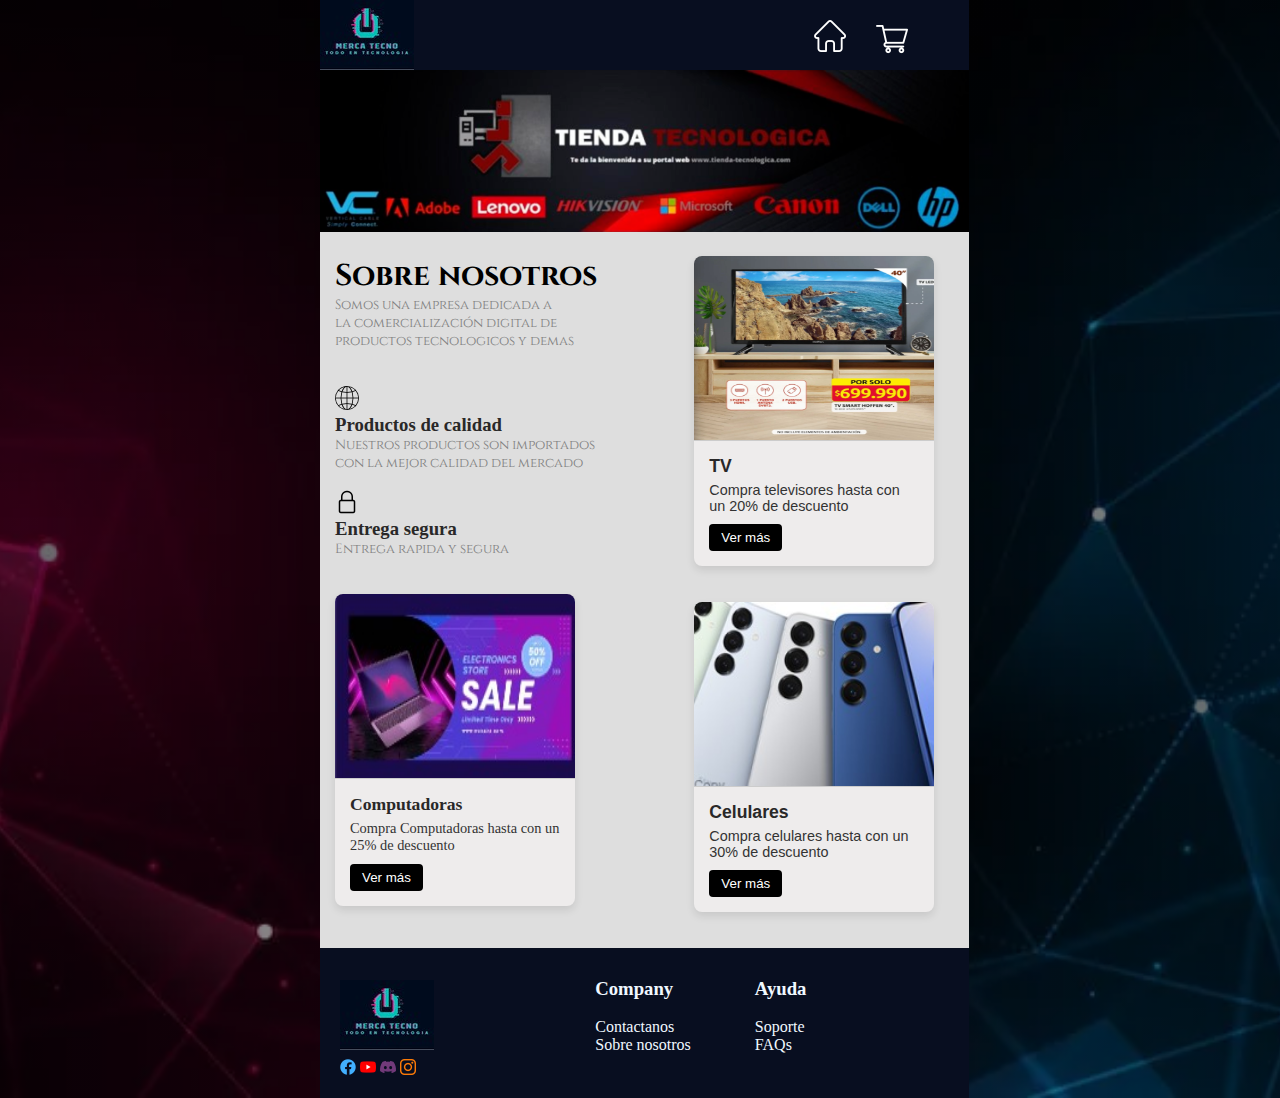
<file: html/index.html>
<!DOCTYPE html>
<html lang="en">
<head>
    <meta charset="UTF-8">
    <meta name="viewport" content="width=device-width, initial-scale=1.0">
    <link rel="stylesheet" href="../styles/Styles1.css">
    <link rel="preconnect" href="https://fonts.googleapis.com">
    <link rel="preconnect" href="https://fonts.gstatic.com" crossorigin>
    <link href="https://fonts.googleapis.com/css2?family=Cinzel:wght@400..900&display=swap" rel="stylesheet">
    <title>Merca Tecno</title>
</head>
<body>
    <div class="cont-gen">
    <div class="header">
        <div class="logo"><img src="../img/result_logotipo.jpeg"></div>
        <a href="../html/productos.html"></a>
        <div class="home"><img src="../img/casa.png"></div>
        <div class="carrito"><img src="../img/carrito-de-compras.png" alt=""></div>
    </div>
    <div class="coso"><img src="../img/slider.png" alt=""></div>
    <div class="cont-gen2">
        <div class="contenido1">
            <h1 class="titulo1">Sobre nosotros</h1>
            <p class="texto1">Somos una empresa dedicada a <br> la comercialización digital de <br> productos tecnologicos y demas</p>
            <br><br>
            <img src="../img/globo.png" alt="">
            <h3>Productos de calidad</h3>
            <p class="texto1">Nuestros productos son importados <br> con la mejor calidad del mercado</p>
            <br>
            <img src="../img/candado.png" alt="">
            <h3>Entrega segura</h3>
            <p class="texto1">Entrega rapida y segura</p>
            <br><br>
            <div class="producto-card">
                <div class="producto-imagen">
                    <img src="../img/Computadora.png" alt="Televisor Smart TV">  
                </div>
                <div class="producto-info">
                    <h3>Computadoras</h3>
                    <p>Compra Computadoras hasta con un 25% de descuento</p>
                    <button>Ver más</button>
                </div>
            </div>
        </div>
        <div class="contenido2">
            <div class="producto-card">
                <div class="producto-imagen">
                    <img src="../img/televisor1.jpeg" alt="Televisor Smart TV">  
                </div>

                <div class="producto-info">
                    <h3>TV</h3>
                    <p>Compra televisores hasta con un 20% de descuento</p>
                    <button>Ver más</button>
                </div>
            </div>
            <br><br>
            <div class="producto-card">
                <div class="producto-imagen">
                    <img src="../img/celular1.png" alt="Televisor Smart TV">  
                </div>

                <div class="producto-info">
                    <h3>Celulares</h3>
                    <p>Compra celulares hasta con un 30% de descuento</p>
                    <button>Ver más</button>
                </div>
        </div>
        <br><br>
    </div>
     
    </div>
    <div class="pie-pag">
        <img src="../img/result_logotipo.jpeg" alt="">
        <div class="footertext1">
            <h3> Company </h3>
            <br>
            <p>Contactanos</p>
            <p>Sobre nosotros</p>
        </div>
        <div class="footertext">
            <h3> Ayuda </h3>
            <br>
            <p>Soporte</p>
            <p>FAQs</p>
        </div>
        <div class="redes">
            <img src="../img/facebook.png" alt="">
            <img src="../img/youtube.png" alt="">
            <img src="../img/discord.png" alt="">
            <img src="../img/logotipo-de-instagram.png" alt="">
        </div>
    </div>
</body>
</html>
</file>
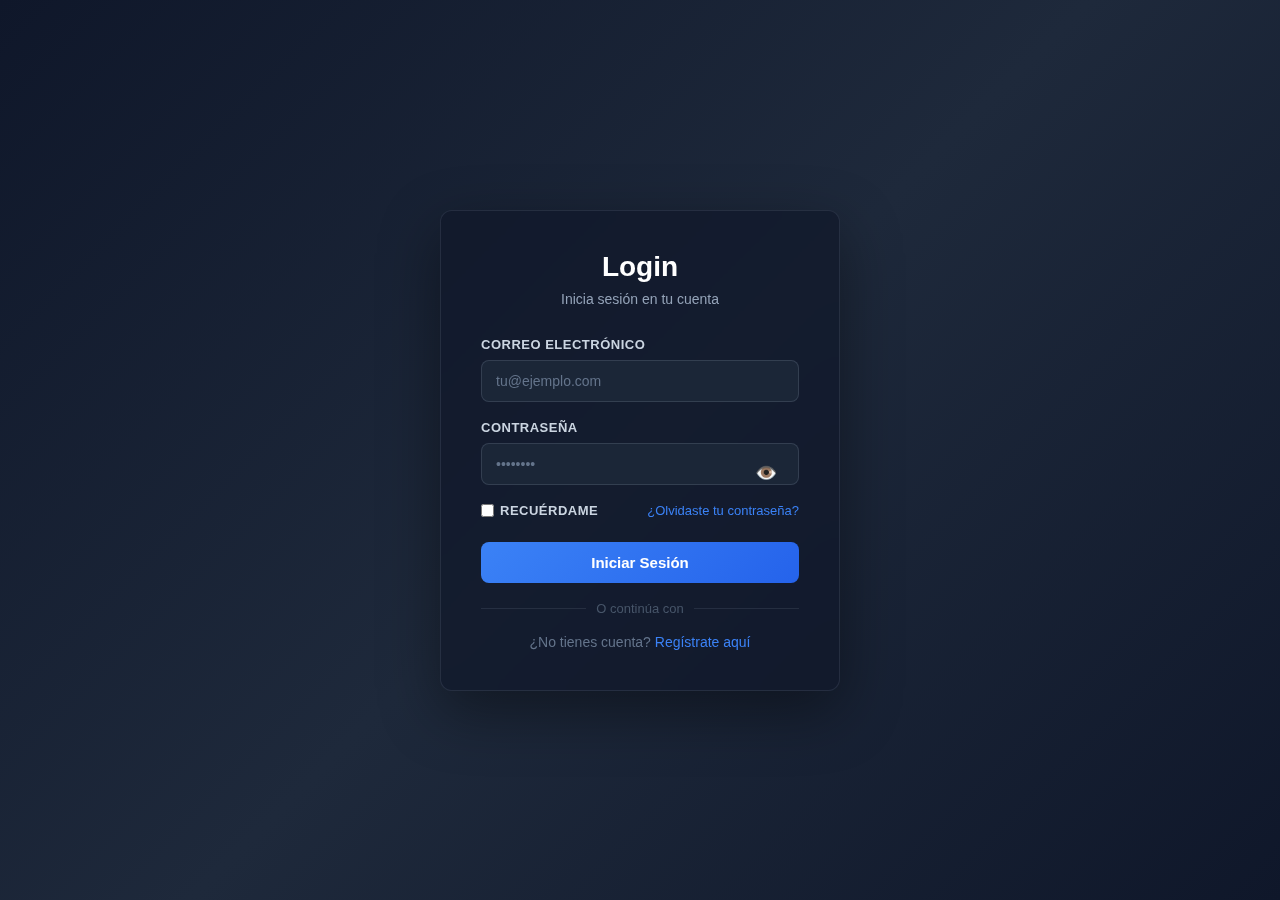
<file: html/login.html>
<!DOCTYPE html>
<html lang="es">
<head>
    <meta charset="UTF-8">
    <meta name="viewport" content="width=device-width, initial-scale=1.0">
    <link rel="stylesheet" href="../styles/login.css">
    <title>Iniciar Sesión - TechStore</title>
</head>

<body>
    <div class="container">
        <div class="card">
            <div class="header">
                <h1 class="logo">Login</h1>
                <p class="subtitle">Inicia sesión en tu cuenta</p>
            </div>

            <div class="error" id="errorMsg"></div>
            <div class="success" id="successMsg"></div>

            <form id="loginForm" onsubmit="handleSubmit(event)">
                <div class="form-group">
                    <label for="email">Correo Electrónico</label>
                    <input type="email" id="email" name="email" placeholder="tu@ejemplo.com" required>
                </div>

                <div class="form-group password-group">
                    <label for="contraseña">Contraseña</label>
                    <input type="password" id="contraseña" name="contraseña" placeholder="••••••••" required>
                    <button type="button" class="toggle-password" onclick="togglePassword('contraseña')">👁️</button>
                </div>

                <div class="remember-forgot">
                    <div class="remember">
                        <input type="checkbox" id="recuerdame" name="recuerdame">
                        <label for="recuerdame" style="margin: 0;">Recuérdame</label>
                    </div>
                    <a href="#" class="forgot-password">¿Olvidaste tu contraseña?</a>
                </div>

                <button type="submit" class="submit-btn">Iniciar Sesión</button>

                <div class="divider">
                    <span>O continúa con</span>
                </div>

                <div class="footer-text">
                    ¿No tienes cuenta? <a href="../html/Registro.html">Regístrate aquí</a>
                </div>
            </form>
        </div>
    </div>

    <script>
        function togglePassword(fieldId) {
            const field = document.getElementById(fieldId);
            const isPassword = field.type === 'password';
            field.type = isPassword ? 'text' : 'password';
        }

        function handleSubmit(event) {
            event.preventDefault();
            
            const email = document.getElementById('email').value.trim();
            const contraseña = document.getElementById('contraseña').value;
            
            const errorMsg = document.getElementById('errorMsg');
            const successMsg = document.getElementById('successMsg');
            
            errorMsg.style.display = 'none';
            successMsg.style.display = 'none';
            
            if (!email.match(/^[^\s@]+@[^\s@]+\.[^\s@]+$/)) {
                showError('Por favor ingresa un correo válido');
                return;
            }
            
            if (contraseña.length < 8) {
                showError('La contraseña debe tener al menos 8 caracteres');
                return;
            }
            
            showSuccess('Sesión iniciada correctamente. ¡Bienvenido a TechStore!');
            document.getElementById('loginForm').reset();
        }

        function showError(message) {
            const errorMsg = document.getElementById('errorMsg');
            errorMsg.textContent = message;
            errorMsg.style.display = 'block';
        }

        function showSuccess(message) {
            const successMsg = document.getElementById('successMsg');
            successMsg.textContent = message;
            successMsg.style.display = 'block';
        }

        function socialLogin(platform) {
            alert(`Integración con ${platform} - pendiente de implementar`);
        }
    </script>
</body>
</html>
</file>
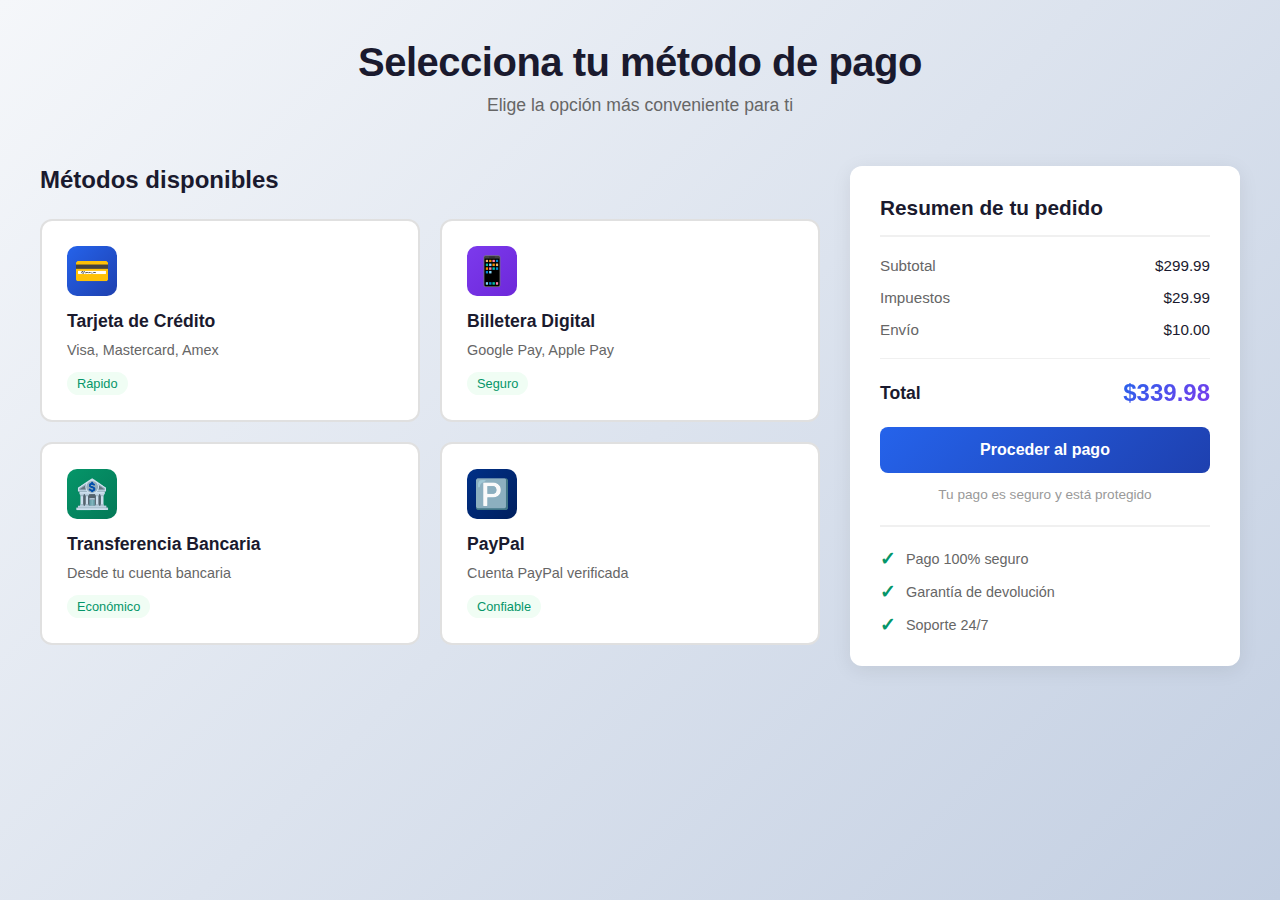
<file: html/Metodos_pago.html>
<!DOCTYPE html>
<html lang="es">
<head>
    <meta charset="UTF-8">
    <meta name="viewport" content="width=device-width, initial-scale=1.0">
    <link rel="stylesheet" href="../styles/styles.css">
    <title>Métodos de Pago - Tienda Online</title>
</head>

<body>
    <div class="container">
        <div class="header">
            <h1>Selecciona tu método de pago</h1>
            <p>Elige la opción más conveniente para ti</p>
        </div>

        <div class="main-content">
            
            <section class="payment-section">
                <h2>Métodos disponibles</h2>
                <div class="payment-methods">
                   
                    <label class="payment-card tarjeta">
                        <input type="radio" name="payment-method" value="tarjeta">
                        <div class="payment-icon">💳</div>
                        <div class="payment-name">Tarjeta de Crédito</div>
                        <div class="payment-desc">Visa, Mastercard, Amex</div>
                        <span class="payment-badge">Rápido</span>
                    </label>

                    
                    <label class="payment-card billetera">
                        <input type="radio" name="payment-method" value="billetera">
                        <div class="payment-icon">📱</div>
                        <div class="payment-name">Billetera Digital</div>
                        <div class="payment-desc">Google Pay, Apple Pay</div>
                        <span class="payment-badge">Seguro</span>
                    </label>

                    
                    <label class="payment-card transferencia">
                        <input type="radio" name="payment-method" value="transferencia">
                        <div class="payment-icon">🏦</div>
                        <div class="payment-name">Transferencia Bancaria</div>
                        <div class="payment-desc">Desde tu cuenta bancaria</div>
                        <span class="payment-badge">Económico</span>
                    </label>

                    <label class="payment-card paypal">
                        <input type="radio" name="payment-method" value="paypal">
                        <div class="payment-icon">🅿️</div>
                        <div class="payment-name">PayPal</div>
                        <div class="payment-desc">Cuenta PayPal verificada</div>
                        <span class="payment-badge">Confiable</span>
                    </label>
                </div>
            </section>
            
            <aside class="summary-section">
                <h3>Resumen de tu pedido</h3>
                
                <div class="summary-item">
                    <span class="summary-label">Subtotal</span>
                    <span class="summary-value">$299.99</span>
                </div>
                <div class="summary-item">
                    <span class="summary-label">Impuestos</span>
                    <span class="summary-value">$29.99</span>
                </div>
                <div class="summary-item">
                    <span class="summary-label">Envío</span>
                    <span class="summary-value">$10.00</span>
                </div>

                <div class="summary-divider"></div>

                <div class="summary-total">
                    <span class="summary-label">Total</span>
                    <span class="summary-value">$339.98</span>
                </div>

                <button class="checkout-btn">Proceder al pago</button>

                <p class="info-text">Tu pago es seguro y está protegido</p>

                <div class="guarantees">
                    <div class="guarantee-item">
                        <span class="guarantee-icon">✓</span>
                        <span>Pago 100% seguro</span>
                    </div>
                    <div class="guarantee-item">
                        <span class="guarantee-icon">✓</span>
                        <span>Garantía de devolución</span>
                    </div>
                    <div class="guarantee-item">
                        <span class="guarantee-icon">✓</span>
                        <span>Soporte 24/7</span>
                    </div>
                </div>
            </aside>
        </div>
    </div>

    <script>
        const paymentCards = document.querySelectorAll('.payment-card');
        
        paymentCards.forEach(card => {
            card.addEventListener('click', () => {
                paymentCards.forEach(c => c.classList.remove('active'));
                card.classList.add('active');
                card.querySelector('input').checked = true;
            });
        });

        const checkoutBtn = document.querySelector('.checkout-btn');
        checkoutBtn.addEventListener('click', () => {
            const selected = document.querySelector('input[name="payment-method"]:checked');
            if (selected) {
                alert(`Procesando pago con: ${selected.value}`);
            } else {
                alert('Por favor selecciona un método de pago');
            }
        });
    </script>
</body>
</html>
</file>
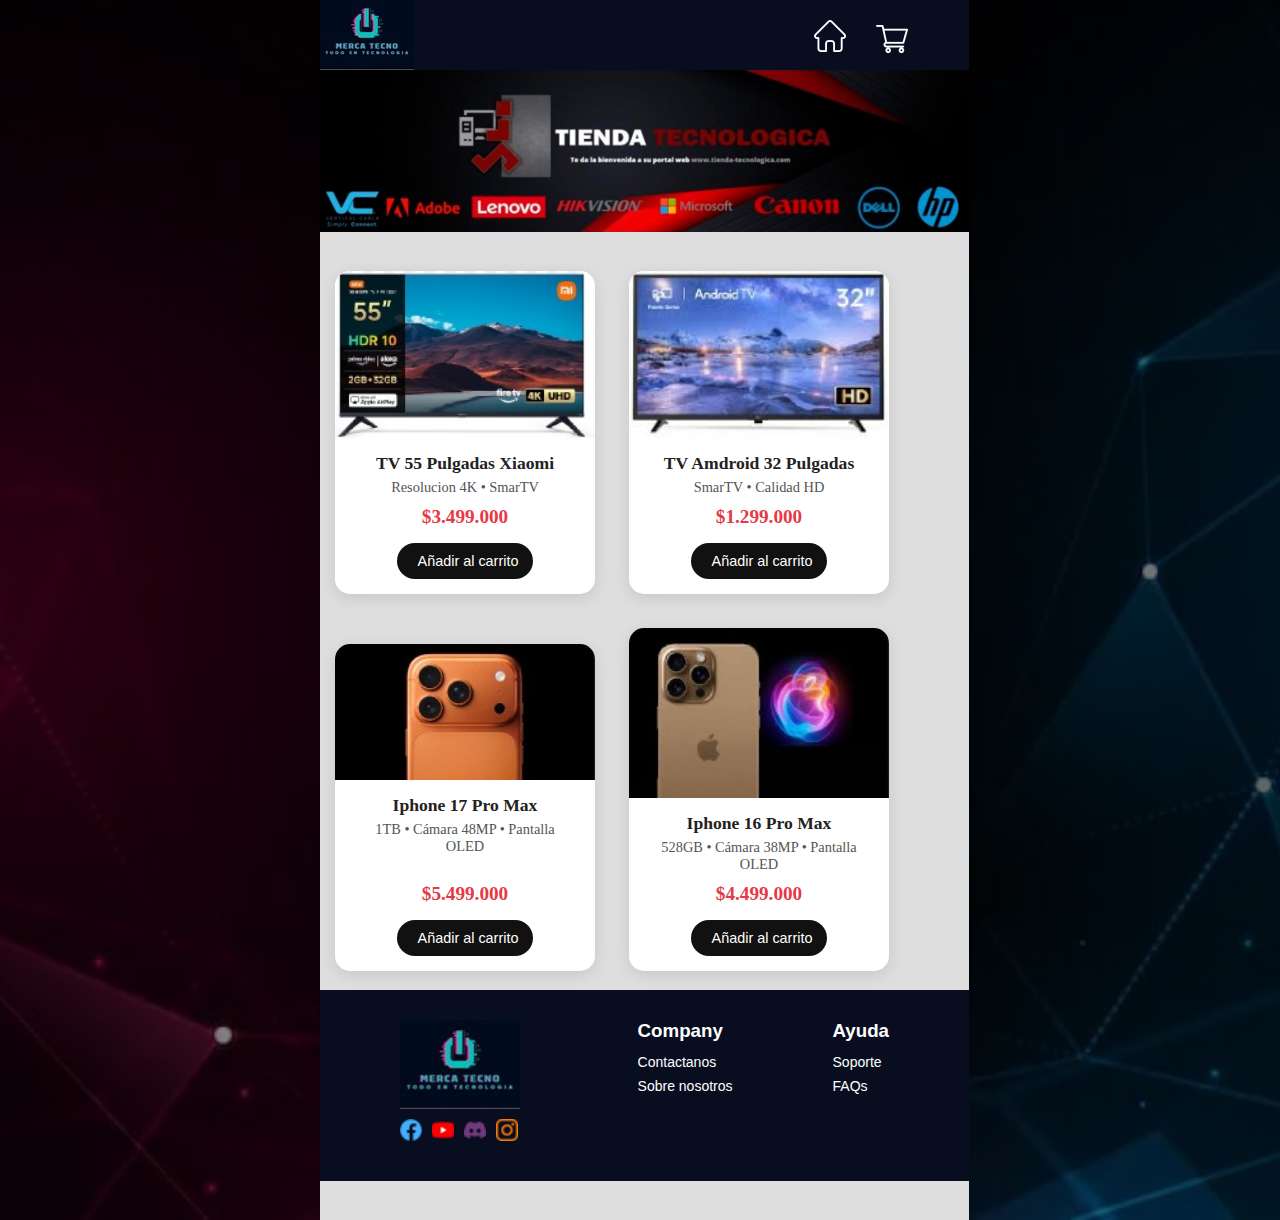
<file: html/productos.html>
<!DOCTYPE html>
<html lang="en">
<head>
    <meta charset="UTF-8">
    <meta name="viewport" content="width=device-width, initial-scale=1.0">
    <link rel="stylesheet" href="../styles/styles2.css">
    <link href="https://cdn.jsdelivr.net/npm/bootstrap@5.3.8/dist/css/bootstrap.min.css" rel="stylesheet" integrity="sha384-sRIl4kxILFvY47J16cr9ZwB07vP4J8+LH7qKQnuqkuIAvNWLzeN8tE5YBujZqJLB" crossorigin="anonymous">
    <link rel="preconnect" href="https://fonts.googleapis.com">
    <link rel="preconnect" href="https://fonts.gstatic.com" crossorigin>
    <link href="https://fonts.googleapis.com/css2?family=Cinzel:wght@400..900&display=swap" rel="stylesheet">
    <title>Productos</title>
</head>
<body>
    <div class="cont-gen">
        <div class="header">
            <div class="logo"><img src="../img/result_logotipo.jpeg" alt=""></div>
            <div class="home"><img src="../img/casa.png" alt=""></div>
            <div class="carrito"><img src="../img/carrito-de-compras.png" alt=""></div>
        </div>
        <div class="coso"><img src="../img/slider.png" alt=""></div>
    <div class="cont-carts">
        <div class="cart">
            <div class="cart-img">
                <img src="../img/tv2.png" alt="Producto destacado">
            </div>
            <div class="cart-info">
                <h3>TV 55 Pulgadas Xiaomi</h3>
                <p>Resolucion 4K • SmarTV</p>
            <div class="cart-precio">$3.499.000</div>
                <button class="btn-cart">
                    <i class="fa-solid fa-cart-plus"></i> Añadir al carrito
                </button>
            </div>
        </div>
        <div class="cart">
            <div class="cart-img">
                <img src="../img/tv3.png" alt="Producto destacado">
            </div>
            <div class="cart-info">
                <h3>TV Amdroid 32 Pulgadas</h3>
                <p>SmarTV • Calidad HD</p>
            <div class="cart-precio">$1.299.000</div>
                <button class="btn-cart">
                    <i class="fa-solid fa-cart-plus"></i> Añadir al carrito
                </button>
            </div>
        </div>
    </div>
    <div class="cont-carts">
        <div class="cart">
            <div class="cart-img">
                <img src="../img/apple1.png" alt="Producto destacado">
            </div>
            <div class="cart-info">
                <h3>Iphone 17 Pro Max</h3>
                <p>1TB • Cámara 48MP • Pantalla <br> OLED</p> <br>
            <div class="cart-precio">$5.499.000</div>
                <button class="btn-cart">
                    <i class="fa-solid fa-cart-plus"></i> Añadir al carrito
                </button>
            </div>
        </div>
        <div class="cart">
            <div class="cart-img">
                <img src="../img/apple2.png" alt="Producto destacado">
            </div>
            <div class="cart-info">
                <h3>Iphone 16 Pro Max</h3>
                <p>528GB • Cámara 38MP •  Pantalla OLED</p>
            <div class="cart-precio">$4.499.000</div>
                <button class="btn-cart">
                    <i class="fa-solid fa-cart-plus"></i> Añadir al carrito
                </button>
            </div>
        </div>
    </div>
    <div class="piedepagina">
  <div class="p1">
    <img src="../img/result_logotipo.jpeg" alt="">
    <div class="redes">
      <img src="../img/facebook.png" alt="">
      <img src="../img/youtube.png" alt="">
      <img src="../img/discord.png" alt="">
      <img src="../img/logotipo-de-instagram.png" alt="">
    </div>
  </div>

  <div class="p2">
    <div class="footertext1">
      <h3>Company</h3>
      <p>Contactanos</p>
      <p>Sobre nosotros</p>
    </div>

    <div class="footertext">
      <h3>Ayuda</h3>
      <p>Soporte</p>
      <p>FAQs</p>
    </div>
  </div>
</div>

    </div>
    </div>
</body>
</html>
</file>
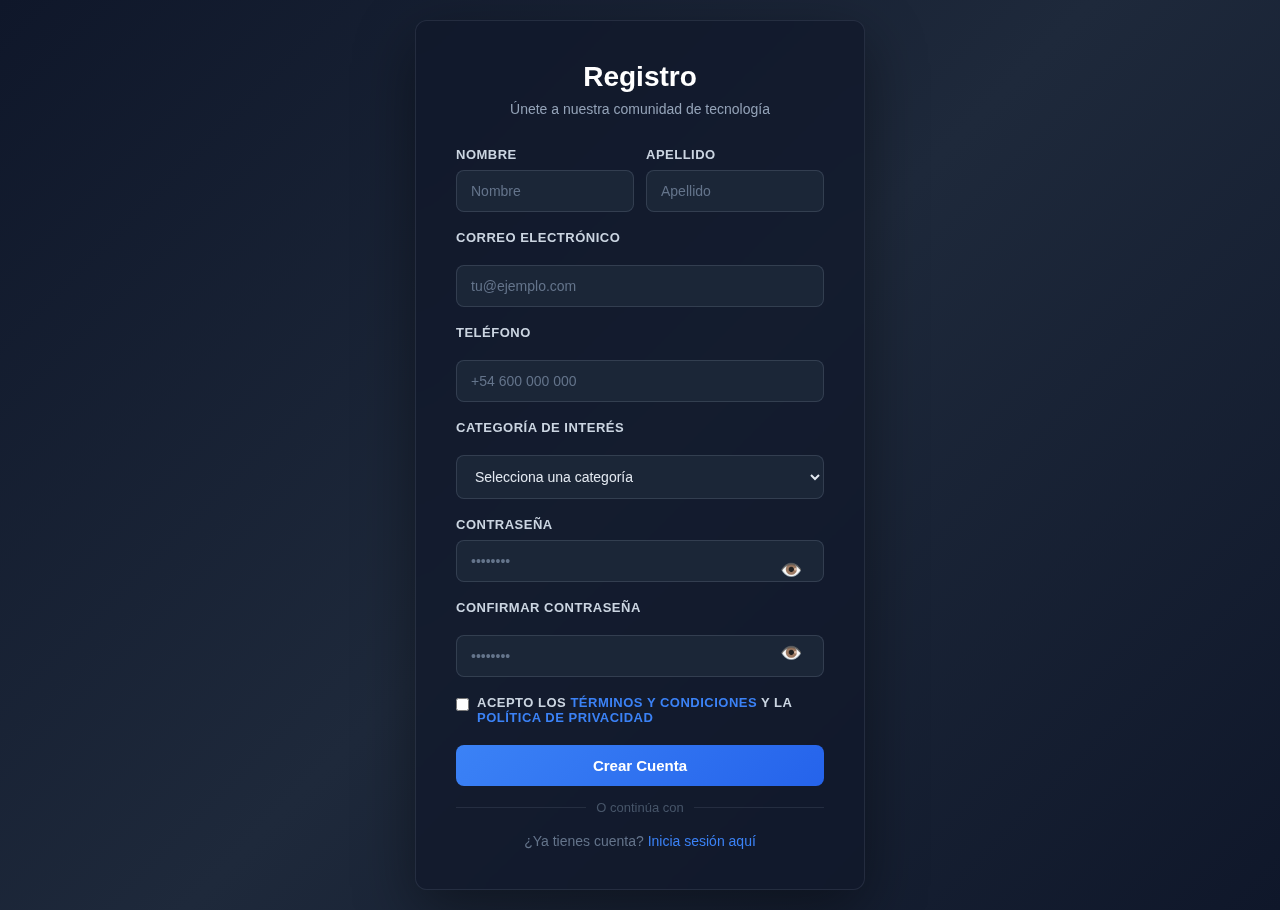
<file: html/Registro.html>
<!DOCTYPE html>
<html lang="es">
<head>
    <meta charset="UTF-8">
    <meta name="viewport" content="width=device-width, initial-scale=1.0">
    <link rel="stylesheet" href="../styles/styleslog.css">
    <title>Registro - TechStore</title>
</head>
<body>
    <div class="container">
        <div class="card">
            <div class="header">
                <h1 class="logo">Registro</h1>
                <p class="subtitle">Únete a nuestra comunidad de tecnología</p>
            </div>

            <div class="error" id="errorMsg"></div>
            <div class="success" id="successMsg"></div>

            <form id="registroForm" onsubmit="handleSubmit(event)">
                <div class="row">
                    <div class="form-group">
                        <label for="nombre">Nombre</label>
                        <input type="text" id="nombre" name="nombre" placeholder="Nombre" required>
                    </div>
                    <div class="form-group">
                        <label for="apellido">Apellido</label>
                        <input type="text" id="apellido" name="apellido" placeholder="Apellido" required>
                    </div>
                </div>

                <div class="form-group row full">
                    <label for="email">Correo Electrónico</label>
                    <input type="email" id="email" name="email" placeholder="tu@ejemplo.com" required>
                </div>

                <div class="form-group row full">
                    <label for="telefono">Teléfono</label>
                    <input type="tel" id="telefono" name="telefono" placeholder="+54 600 000 000">
                </div>

                <div class="form-group row full">
                    <label for="categoria">Categoría de interés</label>
                    <select id="categoria" name="categoria" required>
                        <option value="">Selecciona una categoría</option>
                        <option value="laptops">Laptops</option>
                        <option value="smartphones">Smartphones</option>
                        <option value="accesorios">Accesorios</option>
                        <option value="componentes">Componentes</option>
                        <option value="otro">Otro</option>
                    </select>
                </div>

                <div class="form-group password-group">
                    <label for="contraseña">Contraseña</label>
                    <input type="password" id="contraseña" name="contraseña" placeholder="••••••••" required>
                    <button type="button" class="toggle-password" onclick="togglePassword('contraseña')">👁️</button>
                </div>

                <div class="form-group password-group row full">
                    <label for="confirmar">Confirmar Contraseña</label>
                    <input type="password" id="confirmar" name="confirmar" placeholder="••••••••" required>
                    <button type="button" class="toggle-password" onclick="togglePassword('confirmar')">👁️</button>
                </div>

                <div class="terms">
                    <input type="checkbox" id="terminos" name="terminos" required>
                    <label for="terminos" style="margin: 0;">Acepto los <a href="#">términos y condiciones</a> y la <a href="#">política de privacidad</a></label>
                </div>

                <button type="submit" class="submit-btn">Crear Cuenta</button>

                <div class="divider">
                    <span>O continúa con</span>
                </div>

                <div class="footer-text">
                    ¿Ya tienes cuenta? <a href="../html/login.html">Inicia sesión aquí</a>
                </div>
            </form>
        </div>
    </div>

    <script>
        function togglePassword(fieldId) {
            const field = document.getElementById(fieldId);
            const isPassword = field.type === 'password';
            field.type = isPassword ? 'text' : 'password';
        }

        function handleSubmit(event) {
            event.preventDefault();
            
            const nombre = document.getElementById('nombre').value.trim();
            const apellido = document.getElementById('apellido').value.trim();
            const email = document.getElementById('email').value.trim();
            const contraseña = document.getElementById('contraseña').value;
            const confirmar = document.getElementById('confirmar').value;
            const terminos = document.getElementById('terminos').checked;
            
            const errorMsg = document.getElementById('errorMsg');
            const successMsg = document.getElementById('successMsg');
            
            errorMsg.style.display = 'none';
            successMsg.style.display = 'none';
            
            if (!nombre || !apellido) {
                showError('Por favor completa tu nombre y apellido');
                return;
            }
            
            if (!email.match(/^[^\s@]+@[^\s@]+\.[^\s@]+$/)) {
                showError('Por favor ingresa un correo válido');
                return;
            }
            
            if (contraseña.length < 8) {
                showError('La contraseña debe tener al menos 8 caracteres');
                return;
            }
            
            if (contraseña !== confirmar) {
                showError('Las contraseñas no coinciden');
                return;
            }
            
            if (!terminos) {
                showError('Debes aceptar los términos y condiciones');
                return;
            }
            
            showSuccess('Registro exitoso. Bienvenido a TechStore!');
            document.getElementById('registroForm').reset();
        }

        function showError(message) {
            const errorMsg = document.getElementById('errorMsg');
            errorMsg.textContent = message;
            errorMsg.style.display = 'block';
        }

        function showSuccess(message) {
            const successMsg = document.getElementById('successMsg');
            successMsg.textContent = message;
            successMsg.style.display = 'block';
        }

        function socialLogin(platform) {
            alert(`Integración con ${platform} - pendiente de implementar`);
        }
    </script>
</body>
</html>
</file>
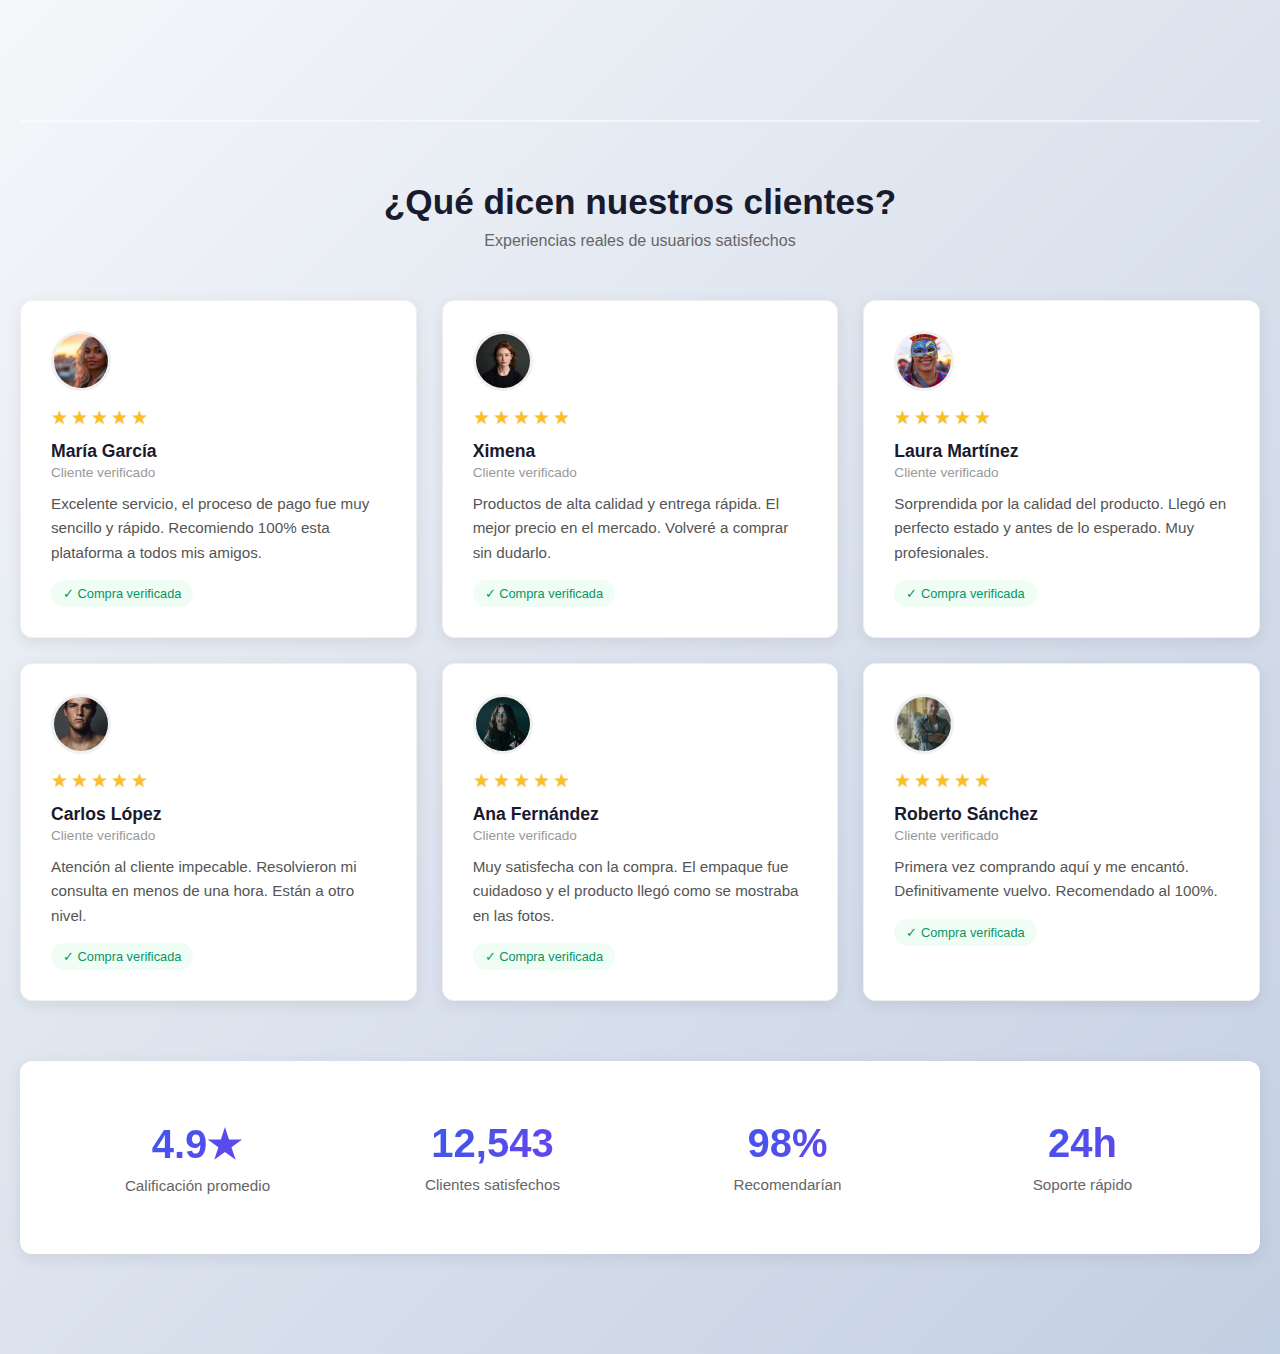
<file: html/reseñas.html>
<!DOCTYPE html>
<html lang="en">
<head>
    <meta charset="UTF-8">
    <meta name="viewport" content="width=device-width, initial-scale=1.0">
    <link rel="stylesheet" href="../styles/styles3.css">
    <title>Reseñas</title>
</head>
<body>
    <section class="testimonials-section">
            <div class="testimonials-header">
                <h2>¿Qué dicen nuestros clientes?</h2>
                <p>Experiencias reales de usuarios satisfechos</p>
            </div>

            <div class="testimonials-grid">

                <div class="testimonial-card">
                    <div class="testimonial-avatar">
                        <img src="../img/per1.webp" alt="Usuario 1">
                    </div>
                    <div class="testimonial-stars">
                        <span class="star">★</span>
                        <span class="star">★</span>
                        <span class="star">★</span>
                        <span class="star">★</span>
                        <span class="star">★</span>
                    </div>
                    <h3 class="testimonial-name">María García</h3>
                    <p class="testimonial-role">Cliente verificado</p>
                    <p class="testimonial-text">Excelente servicio, el proceso de pago fue muy sencillo y rápido. Recomiendo 100% esta plataforma a todos mis amigos.</p>
                    <div class="testimonial-badge">✓ Compra verificada</div>
                </div>

                <div class="testimonial-card">
                    <div class="testimonial-avatar">
                        <img src="../img/per2.webp" alt="Usuario 2">
                    </div>
                    <div class="testimonial-stars">
                        <span class="star">★</span>
                        <span class="star">★</span>
                        <span class="star">★</span>
                        <span class="star">★</span>
                        <span class="star">★</span>
                    </div>
                    <h3 class="testimonial-name">Ximena</h3>
                    <p class="testimonial-role">Cliente verificado</p>
                    <p class="testimonial-text">Productos de alta calidad y entrega rápida. El mejor precio en el mercado. Volveré a comprar sin dudarlo.</p>
                    <div class="testimonial-badge">✓ Compra verificada</div>
                </div>

                <div class="testimonial-card">
                    <div class="testimonial-avatar">
                        <img src="../img/per3.webp" alt="Usuario 3">
                    </div>
                    <div class="testimonial-stars">
                        <span class="star">★</span>
                        <span class="star">★</span>
                        <span class="star">★</span>
                        <span class="star">★</span>
                        <span class="star">★</span>
                    </div>
                    <h3 class="testimonial-name">Laura Martínez</h3>
                    <p class="testimonial-role">Cliente verificado</p>
                    <p class="testimonial-text">Sorprendida por la calidad del producto. Llegó en perfecto estado y antes de lo esperado. Muy profesionales.</p>
                    <div class="testimonial-badge">✓ Compra verificada</div>
                </div>

                <div class="testimonial-card">
                    <div class="testimonial-avatar">
                        <img src="../img/per4.webp" alt="Usuario 4">
                    </div>
                    <div class="testimonial-stars">
                        <span class="star">★</span>
                        <span class="star">★</span>
                        <span class="star">★</span>
                        <span class="star">★</span>
                        <span class="star">★</span>
                    </div>
                    <h3 class="testimonial-name">Carlos López</h3>
                    <p class="testimonial-role">Cliente verificado</p>
                    <p class="testimonial-text">Atención al cliente impecable. Resolvieron mi consulta en menos de una hora. Están a otro nivel.</p>
                    <div class="testimonial-badge">✓ Compra verificada</div>
                </div>

                <div class="testimonial-card">
                    <div class="testimonial-avatar">
                        <img src="../img/per5.webp" alt="Usuario 5">
                    </div>
                    <div class="testimonial-stars">
                        <span class="star">★</span>
                        <span class="star">★</span>
                        <span class="star">★</span>
                        <span class="star">★</span>
                        <span class="star full-star">★</span>
                    </div>
                    <h3 class="testimonial-name">Ana Fernández</h3>
                    <p class="testimonial-role">Cliente verificado</p>
                    <p class="testimonial-text">Muy satisfecha con la compra. El empaque fue cuidadoso y el producto llegó como se mostraba en las fotos.</p>
                    <div class="testimonial-badge">✓ Compra verificada</div>
                </div>
                
                <div class="testimonial-card">
                    <div class="testimonial-avatar">
                        <img src="../img/toretto.webp" alt="Usuario 6">
                    </div>
                    <div class="testimonial-stars">
                        <span class="star">★</span>
                        <span class="star">★</span>
                        <span class="star">★</span>
                        <span class="star">★</span>
                        <span class="star">★</span>
                    </div>
                    <h3 class="testimonial-name">Roberto Sánchez</h3>
                    <p class="testimonial-role">Cliente verificado</p>
                    <p class="testimonial-text">Primera vez comprando aquí y me encantó. Definitivamente vuelvo. Recomendado al 100%.</p>
                    <div class="testimonial-badge">✓ Compra verificada</div>
                </div>
            </div>

            <div class="satisfaction-stats">
                <div class="stat">
                    <div class="stat-number">4.9★</div>
                    <div class="stat-label">Calificación promedio</div>
                </div>
                <div class="stat">
                    <div class="stat-number">12,543</div>
                    <div class="stat-label">Clientes satisfechos</div>
                </div>
                <div class="stat">
                    <div class="stat-number">98%</div>
                    <div class="stat-label">Recomendarían</div>
                </div>
                <div class="stat">
                    <div class="stat-number">24h</div>
                    <div class="stat-label">Soporte rápido</div>
                </div>
            </div>
        </section>
    </div>
</body>
</html>
</file>
<file: styles/Styles1.css>
/* Reinicio básico */
* {
  margin: 0;
  padding: 0;
  box-sizing: border-box;
}


body {
  min-height: 100vh;
  color: aliceblue;
  background:
    linear-gradient(
      to right,
      rgba(0, 0, 0, 0.6) 0%,
      rgba(0, 0, 0, 0.3) 50%,
      rgba(0, 0, 0, 0.6) 100%
    ),
    url("../img/fondo4.webp") no-repeat center center / cover;
}
.cont-gen{
    background-color: rgba(222, 222, 222, 1);
    height: 1098px;
    width: 649px;
    margin-left: 25%;
}
.header{
    height: 70px;
    width: 100%;
    background-color: rgb(8, 14, 32);
    display: flex;
    flex-direction: row;
}
.home{
    margin-top: 20px;
    margin-left: 400px;
    margin-right: 30px;
}
.carrito{
    margin-top: 25px;
}
.coso{
    margin-bottom: 20px;
}
.cont-gen2{
    display: flex;
    flex-direction: row;
}
.contenido1{
    margin-left: 15px;
    margin-right: 15%;
    color: rgb(41, 40, 40);
    display: block;
    flex-direction: column;
    
}
.titulo1 {
    font-family: "Cinzel", serif;
    font-size:30px;
    color: black;
}
.texto1{
    font-family: "Cinzel", serif;
    font-size: smaller;
    color: gray;
}
.contenido2{
    font-family: Arial, Helvetica, sans-serif;
    color: rgb(41, 40, 40);
    display: block;
}

.producto-card {
    width: 240px;
    background-color: #eeecec;
    border-radius: 8px;
    overflow: hidden;
    box-shadow: 0 4px 8px rgba(0, 0, 0, 0.1);
    transition: transform 0.3s;
}
.producto-card:hover {
  transform: translateY(-5px);
}
/* Imagen del producto */
.producto-imagen {
  position: relative;
}

.producto-imagen img {
  width: 250px;
  height: 185px;
  display: block;
  border-bottom: 1px solid #ccc;
}

/* Información del producto */
.producto-info {
  padding: 15px;
  text-align: left;
}

.producto-info h3 {
  font-size: 1.1rem;
  margin-bottom: 5px;
}

.producto-info p {
  font-size: 0.9rem;
  color: #333;
  margin-bottom: 10px;
}

/* Botón */
button {
  background-color: #000;
  color: #fff;
  border: none;
  padding: 6px 12px;
  border-radius: 4px;
  cursor: pointer;
  transition: background 0.3s;
}

button:hover {
  background-color: #333;
}
.pie-pag {
    flex-direction: column;
    height: 150px;
    width: 100%;
    background-color: rgb(8, 14, 32);
    padding-left: 20px;
    padding-top: 30px;
}

.redes{
    flex-direction: row;
    margin-top: 5px;
}
.footertext1{
    margin-left: 25%;
    margin-right: 60px;
    display: inline-block;
}

.footertext{
    margin-right: 60px;
    display: inline-block;
    
}
.cart {
  display: inline-block;
  margin: 15px;
  width: 260px;
  background-color: #fff;
  border-radius: 15px;
  overflow: hidden;
  box-shadow: 0 4px 15px rgba(0,0,0,0.1);
  transition: all 0.3s ease;
  text-align: center;
}
.cart:hover {
  transform: translateY(-6px);
  box-shadow: 0 8px 20px rgba(0,0,0,0.2);
}

/* Imagen del producto */
.cart-img {
  position: relative;
}

.cart-img img {
  width: 100%;
  display: block;
}

/* Información del producto */
.cart-info {
  padding: 15px;
}

.cart-info h3 {
  font-size: 1.1rem;
  color: #222;
  margin-bottom: 5px;
}

.cart-info p {
  font-size: 0.9rem;
  color: #555;
  margin-bottom: 10px;
}

.cart-precio {
  font-size: 1.2rem;
  color: #e63946;
  font-weight: bold;
  margin-bottom: 15px;
}

/* Botón del carrito */
.btn-cart {
  background-color: #111;
  color: white;
  border: none;
  padding: 10px 15px;
  border-radius: 25px;
  cursor: pointer;
  font-size: 0.9rem;
  transition: all 0.3s ease;
}

.btn-cart i {
  margin-right: 6px;
}

.btn-cart:hover {
  background-color: #333;
  transform: scale(1.05);
}
</file>
<file: styles/login.css>
* {
            margin: 0;
            padding: 0;
            box-sizing: border-box;
        }

        body {
            font-family: -apple-system, BlinkMacSystemFont, 'Segoe UI', 'Roboto', 'Oxygen', 'Ubuntu', 'Cantarell', sans-serif;
            background: linear-gradient(135deg, #0f172a 0%, #1e293b 50%, #0f172a 100%);
            min-height: 100vh;
            display: flex;
            align-items: center;
            justify-content: center;
            padding: 20px;
        }

        .container {
            width: 100%;
            max-width: 400px;
        }

        .card {
            background: rgba(15, 23, 42, 0.7);
            border: 1px solid rgba(148, 163, 184, 0.15);
            border-radius: 12px;
            padding: 40px;
            backdrop-filter: blur(10px);
            box-shadow: 0 20px 60px rgba(0, 0, 0, 0.4);
        }

        .header {
            text-align: center;
            margin-bottom: 30px;
        }

        .logo {
            font-size: 28px;
            font-weight: 700;
            color: #fff;
            margin-bottom: 8px;
            display: flex;
            align-items: center;
            justify-content: center;
            gap: 8px;
        }
        
        .subtitle {
            color: #94a3b8;
            font-size: 14px;
        }

        .form-group {
            margin-bottom: 18px;
        }

        label {
            display: block;
            color: #cbd5e1;
            font-size: 13px;
            font-weight: 600;
            margin-bottom: 8px;
            text-transform: uppercase;
            letter-spacing: 0.5px;
        }

        input {
            width: 100%;
            padding: 12px 14px;
            background: rgba(30, 41, 59, 0.8);
            border: 1px solid rgba(148, 163, 184, 0.2);
            border-radius: 8px;
            color: #e2e8f0;
            font-size: 14px;
            transition: all 0.3s ease;
            font-family: inherit;
        }

        input:focus {
            outline: none;
            background: rgba(30, 41, 59, 1);
            border-color: #3b82f6;
            box-shadow: 0 0 0 3px rgba(59, 130, 246, 0.1);
        }

        input::placeholder {
            color: #64748b;
        }

        .password-group {
            position: relative;
        }

        .toggle-password {
            position: absolute;
            right: 14px;
            top: 38px;
            background: none;
            border: none;
            color: #94a3b8;
            cursor: pointer;
            font-size: 18px;
            padding: 4px 8px;
            transition: color 0.2s;
        }

        .toggle-password:hover {
            color: #cbd5e1;
        }

        .remember-forgot {
            display: flex;
            justify-content: space-between;
            align-items: center;
            margin-bottom: 24px;
            font-size: 13px;
        }

        .remember {
            display: flex;
            align-items: center;
            gap: 6px;
            color: #94a3b8;
        }

        .remember input {
            width: auto;
            cursor: pointer;
        }

        .forgot-password {
            color: #3b82f6;
            text-decoration: none;
            transition: color 0.2s;
        }

        .forgot-password:hover {
            color: #60a5fa;
        }

        .submit-btn {
            width: 100%;
            padding: 12px 16px;
            background: linear-gradient(135deg, #3b82f6 0%, #2563eb 100%);
            color: white;
            border: none;
            border-radius: 8px;
            font-size: 15px;
            font-weight: 600;
            cursor: pointer;
            transition: all 0.3s ease;
            margin-bottom: 18px;
        }

        .submit-btn:hover {
            transform: translateY(-2px);
            box-shadow: 0 10px 25px rgba(59, 130, 246, 0.3);
        }

        .submit-btn:active {
            transform: translateY(0);
        }

        .divider {
            display: flex;
            align-items: center;
            margin-bottom: 18px;
            color: #475569;
            font-size: 13px;
        }

        .divider::before,
        .divider::after {
            content: '';
            flex: 1;
            height: 1px;
            background: rgba(148, 163, 184, 0.15);
        }

        .divider span {
            padding: 0 10px;
        }

        .social-login {
            display: grid;
            grid-template-columns: 1fr 1fr;
            gap: 10px;
            margin-bottom: 20px;
        }

        .social-btn {
            padding: 10px 12px;
            background: rgba(30, 41, 59, 0.6);
            border: 1px solid rgba(148, 163, 184, 0.2);
            border-radius: 8px;
            color: #cbd5e1;
            font-size: 13px;
            font-weight: 600;
            cursor: pointer;
            transition: all 0.2s;
        }

        .social-btn:hover {
            background: rgba(30, 41, 59, 0.8);
            border-color: rgba(148, 163, 184, 0.3);
        }

        .footer-text {
            text-align: center;
            color: #64748b;
            font-size: 14px;
        }

        .footer-text a {
            color: #3b82f6;
            text-decoration: none;
            transition: color 0.2s;
        }

        .footer-text a:hover {
            color: #60a5fa;
        }

        .error {
            display: none;
            background: rgba(239, 68, 68, 0.1);
            border: 1px solid rgba(239, 68, 68, 0.3);
            color: #fca5a5;
            padding: 12px 14px;
            border-radius: 8px;
            font-size: 13px;
            margin-bottom: 20px;
        }

        .success {
            display: none;
            background: rgba(34, 197, 94, 0.1);
            border: 1px solid rgba(34, 197, 94, 0.3);
            color: #86efac;
            padding: 12px 14px;
            border-radius: 8px;
            font-size: 13px;
            margin-bottom: 20px;
        }

        @media (max-width: 480px) {
            .card {
                padding: 30px 20px;
            }

            .logo {
                font-size: 24px;
            }

            .header {
                margin-bottom: 24px;
            }

            .remember-forgot {
                flex-direction: column;
                align-items: flex-start;
                gap: 10px;
            }
        }
</file>
<file: styles/styles.css>
* {
            margin: 0;
            padding: 0;
            box-sizing: border-box;
        }

        body {
            font-family: -apple-system, BlinkMacSystemFont, 'Segoe UI', Roboto, 'Helvetica Neue', Arial, sans-serif;
            background: linear-gradient(135deg, #f5f7fa 0%, #c3cfe2 100%);
            min-height: 100vh;
            padding: 40px 20px;
        }

        .container {
            max-width: 1200px;
            margin: 0 auto;
        }

        .header {
            text-align: center;
            margin-bottom: 50px;
        }

        .header h1 {
            font-size: 2.5rem;
            color: #1a1a2e;
            margin-bottom: 10px;
            font-weight: 700;
            letter-spacing: -0.5px;
        }

        .header p {
            font-size: 1.1rem;
            color: #666;
        }

        .main-content {
            display: grid;
            grid-template-columns: 2fr 1fr;
            gap: 30px;
            align-items: start;
        }

        /* SECCIÓN DE MÉTODOS DE PAGO */
        .payment-section h2 {
            font-size: 1.5rem;
            color: #1a1a2e;
            margin-bottom: 25px;
            font-weight: 600;
        }

        .payment-methods {
            display: grid;
            grid-template-columns: 1fr 1fr;
            gap: 20px;
        }

        .payment-card {
            background: white;
            border: 2px solid #e0e0e0;
            border-radius: 12px;
            padding: 25px;
            cursor: pointer;
            transition: all 0.3s ease;
            position: relative;
            overflow: hidden;
        }

        .payment-card::before {
            content: '';
            position: absolute;
            top: 0;
            left: -100%;
            width: 100%;
            height: 100%;
            background: linear-gradient(90deg, transparent, rgba(255,255,255,0.3), transparent);
            transition: left 0.5s ease;
        }

        .payment-card:hover::before {
            left: 100%;
        }

        .payment-card:hover {
            border-color: #2563eb;
            box-shadow: 0 10px 30px rgba(37, 99, 235, 0.15);
            transform: translateY(-3px);
        }

        .payment-card.active {
            border-color: #2563eb;
            background: linear-gradient(135deg, #f0f7ff 0%, #e8f2ff 100%);
            box-shadow: 0 10px 30px rgba(37, 99, 235, 0.2);
        }

        .payment-card input {
            display: none;
        }

        .payment-icon {
            width: 50px;
            height: 50px;
            background: linear-gradient(135deg, #2563eb 0%, #1e40af 100%);
            border-radius: 10px;
            display: flex;
            align-items: center;
            justify-content: center;
            font-size: 1.8rem;
            margin-bottom: 15px;
            color: white;
        }

        .payment-card.tarjeta .payment-icon {
            background: linear-gradient(135deg, #2563eb 0%, #1e40af 100%);
        }

        .payment-card.billetera .payment-icon {
            background: linear-gradient(135deg, #7c3aed 0%, #6d28d9 100%);
        }

        .payment-card.transferencia .payment-icon {
            background: linear-gradient(135deg, #059669 0%, #047857 100%);
        }

        .payment-card.paypal .payment-icon {
            background: linear-gradient(135deg, #003087 0%, #001f5e 100%);
        }

        .payment-name {
            font-size: 1.1rem;
            font-weight: 600;
            color: #1a1a2e;
            margin-bottom: 8px;
        }

        .payment-desc {
            font-size: 0.9rem;
            color: #666;
            margin-bottom: 12px;
            line-height: 1.4;
        }

        .payment-badge {
            display: inline-block;
            background: #f0fdf4;
            color: #059669;
            padding: 4px 10px;
            border-radius: 20px;
            font-size: 0.8rem;
            font-weight: 500;
        }

        .payment-card.active .payment-badge {
            background: #dbeafe;
            color: #2563eb;
        }

        /* SECCIÓN DE RESUMEN */
        .summary-section {
            background: white;
            border-radius: 12px;
            padding: 30px;
            box-shadow: 0 4px 20px rgba(0, 0, 0, 0.08);
            position: sticky;
            top: 20px;
        }

        .summary-section h3 {
            font-size: 1.3rem;
            color: #1a1a2e;
            margin-bottom: 20px;
            font-weight: 600;
            padding-bottom: 15px;
            border-bottom: 2px solid #f0f0f0;
        }

        .summary-item {
            display: flex;
            justify-content: space-between;
            margin-bottom: 15px;
            font-size: 0.95rem;
        }

        .summary-label {
            color: #666;
        }

        .summary-value {
            color: #1a1a2e;
            font-weight: 500;
        }

        .summary-divider {
            height: 1px;
            background: #f0f0f0;
            margin: 20px 0;
        }

        .summary-total {
            display: flex;
            justify-content: space-between;
            align-items: center;
            margin-bottom: 20px;
        }

        .summary-total .summary-label {
            font-size: 1.1rem;
            font-weight: 600;
            color: #1a1a2e;
        }

        .summary-total .summary-value {
            font-size: 1.5rem;
            font-weight: 700;
            background: linear-gradient(135deg, #2563eb 0%, #7c3aed 100%);
            -webkit-background-clip: text;
            -webkit-text-fill-color: transparent;
            background-clip: text;
        }

        .checkout-btn {
            width: 100%;
            padding: 14px;
            background: linear-gradient(135deg, #2563eb 0%, #1e40af 100%);
            color: white;
            border: none;
            border-radius: 8px;
            font-size: 1rem;
            font-weight: 600;
            cursor: pointer;
            transition: all 0.3s ease;
            margin-bottom: 12px;
        }

        .checkout-btn:hover {
            transform: translateY(-2px);
            box-shadow: 0 8px 20px rgba(37, 99, 235, 0.3);
        }

        .checkout-btn:active {
            transform: translateY(0);
        }

        .info-text {
            font-size: 0.85rem;
            color: #999;
            text-align: center;
            line-height: 1.5;
        }

        /* GARANTÍAS */
        .guarantees {
            display: flex;
            flex-direction: column;
            gap: 10px;
            margin-top: 20px;
            padding-top: 20px;
            border-top: 2px solid #f0f0f0;
        }

        .guarantee-item {
            display: flex;
            align-items: center;
            gap: 10px;
            font-size: 0.9rem;
            color: #666;
        }

        .guarantee-icon {
            color: #059669;
            font-weight: bold;
            font-size: 1.2rem;
        }

        /* RESPONSIVE */
        @media (max-width: 768px) {
            .main-content {
                grid-template-columns: 1fr;
            }

            .payment-methods {
                grid-template-columns: 1fr;
            }

            .summary-section {
                position: static;
            }

            .header h1 {
                font-size: 2rem;
            }

            body {
                padding: 20px 15px;
            }
        }

        /* ANIMACIONES */
        @keyframes slideIn {
            from {
                opacity: 0;
                transform: translateY(10px);
            }
            to {
                opacity: 1;
                transform: translateY(0);
            }
        }

        .payment-card {
            animation: slideIn 0.5s ease-out backwards;
        }

        .payment-card:nth-child(1) { animation-delay: 0.1s; }
        .payment-card:nth-child(2) { animation-delay: 0.2s; }
        .payment-card:nth-child(3) { animation-delay: 0.3s; }
        .payment-card:nth-child(4) { animation-delay: 0.4s; }
</file>
<file: styles/styles2.css>
* {
  margin: 0;
  padding: 0;
  box-sizing: border-box;
}


body {
  min-height: 100vh;
  color: aliceblue;
  background:
    linear-gradient(
      to right,
      rgba(0, 0, 0, 0.6) 0%,
      rgba(0, 0, 0, 0.3) 50%,
      rgba(0, 0, 0, 0.6) 100%
    ),
    url("../img/fondo4.webp") no-repeat center center / cover;
}
.cont-gen{
    background-color: rgba(222, 222, 222, 1);
    height: 1220px;
    width: 649px;
    margin-left: 25%;
}
.header{
    height: 70px;
    width: 100%;
    background-color: rgb(8, 14, 32);
    display: flex;
    flex-direction: row;
}
.home{
    margin-top: 20px;
    margin-left: 400px;
    margin-right: 30px;
}
.carrito{
    margin-top: 25px;
}
.coso{
    margin-bottom: 20px;
}
.producto-card {
    width: 240px;
    background-color: #eeecec;
    border-radius: 8px;
    overflow: hidden;
    box-shadow: 0 4px 8px rgba(0, 0, 0, 0.1);
    transition: transform 0.3s;
}
.producto-card:hover {
  transform: translateY(-5px);
}

.producto-imagen {
  position: relative;
}

.producto-imagen img {
  width: 250px;
  height: 185px;
  display: block;
  border-bottom: 1px solid #ccc;
}

.producto-info {
  padding: 15px;
  text-align: left;
}

.producto-info h3 {
  font-size: 1.1rem;
  margin-bottom: 5px;
}

.producto-info p {
  font-size: 0.9rem;
  color: #333;
  margin-bottom: 10px;
}

button {
  background-color: #000;
  color: #fff;
  border: none;
  padding: 6px 12px;
  border-radius: 4px;
  cursor: pointer;
  transition: background 0.3s;
}

button:hover {
  background-color: #333;
}
.cart {
  display: inline-block;
  margin: 15px;
  width: 260px;
  background-color: #fff;
  border-radius: 15px;
  overflow: hidden;
  box-shadow: 0 4px 15px rgba(0,0,0,0.1);
  transition: all 0.3s ease;
  text-align: center;
}
.cart:hover {
  transform: translateY(-6px);
  box-shadow: 0 8px 20px rgba(0,0,0,0.2);
}

.cart-img {
  position: relative;
}

.cart-img img {
  width: 100%;
  display: block;
}

.cart-info {
  padding: 15px;
}

.cart-info h3 {
  font-size: 1.1rem;
  color: #222;
  margin-bottom: 5px;
}

.cart-info p {
  font-size: 0.9rem;
  color: #555;
  margin-bottom: 10px;
}

.cart-precio {
  font-size: 1.2rem;
  color: #e63946;
  font-weight: bold;
  margin-bottom: 15px;
}

.btn-cart {
  background-color: #111;
  color: white;
  border: none;
  padding: 10px 15px;
  border-radius: 25px;
  cursor: pointer;
  font-size: 0.9rem;
  transition: all 0.3s ease;
}

.btn-cart i {
  margin-right: 6px;
}

.btn-cart:hover {
  background-color: #333;
  transform: scale(1.05);
}
.piedepagina {
  font-family: Arial, Helvetica, sans-serif;
  width: 100%;
  background-color: rgb(8, 14, 32);
  color: #fff;
  display: flex;
  justify-content: space-between;
  align-items: flex-start;
  padding: 30px 80px;
  box-sizing: border-box;
  font-family: Arial, sans-serif;
}

.p1 {
  display: flex;
  flex-direction: column;
  align-items: flex-start;
}

.p1 img {
  width: 120px;
  margin-bottom: 10px;
}

.redes {
  display: flex;
  gap: 10px;
}

.redes img {
  width: 22px;
  cursor: pointer;
  transition: transform 0.3s ease;
}

.redes img:hover {
  transform: scale(1.15);
}

.p2 {
  display: flex;
  gap: 100px;
}

.footertext1,
.footertext {
  display: flex;
  flex-direction: column;
  align-items: flex-start;
}

.footertext1 h3,
.footertext h3 {
  font-weight: bold;
  margin-bottom: 8px;
}

.footertext1 p,
.footertext p {
  margin: 4px 0;
  font-size: 14px;
  cursor: pointer;
  transition: color 0.3s;
}

.footertext1 p:hover,
.footertext p:hover {
  color: #027baf;
}


@media (max-width: 768px) {
  .piedepagina {
    flex-direction: column;
    align-items: center;
    padding: 30px 20px;
    text-align: center;
  }

  .p2 {
    flex-direction: column;
    gap: 20px;
    margin-top: 20px;
  }

  .footertext1,
  .footertext {
    align-items: center;
  }
}
</file>
<file: styles/styleslog.css>
* {
            margin: 0;
            padding: 0;
            box-sizing: border-box;
        }

        body {
            font-family: -apple-system, BlinkMacSystemFont, 'Segoe UI', 'Roboto', 'Oxygen', 'Ubuntu', 'Cantarell', sans-serif;
            background: linear-gradient(135deg, #0f172a 0%, #1e293b 50%, #0f172a 100%);
            min-height: 100vh;
            display: flex;
            align-items: center;
            justify-content: center;
            padding: 20px;
        }

        .container {
            width: 100%;
            max-width: 450px;
        }

        .card {
            background: rgba(15, 23, 42, 0.7);
            border: 1px solid rgba(148, 163, 184, 0.15);
            border-radius: 12px;
            padding: 40px;
            backdrop-filter: blur(10px);
            box-shadow: 0 20px 60px rgba(0, 0, 0, 0.4);
        }

        .header {
            text-align: center;
            margin-bottom: 30px;
        }

        .logo {
            font-size: 28px;
            font-weight: 700;
            color: #fff;
            margin-bottom: 8px;
            display: flex;
            align-items: center;
            justify-content: center;
            gap: 8px;
        }

        .subtitle {
            color: #94a3b8;
            font-size: 14px;
            margin-bottom: 24px;
        }

        .form-group {
            margin-bottom: 18px;
        }

        label {
            display: block;
            color: #cbd5e1;
            font-size: 13px;
            font-weight: 600;
            margin-bottom: 8px;
            text-transform: uppercase;
            letter-spacing: 0.5px;
        }

        input, select {
            width: 100%;
            padding: 12px 14px;
            background: rgba(30, 41, 59, 0.8);
            border: 1px solid rgba(148, 163, 184, 0.2);
            border-radius: 8px;
            color: #e2e8f0;
            font-size: 14px;
            transition: all 0.3s ease;
            font-family: inherit;
        }

        input:focus, select:focus {
            outline: none;
            background: rgba(30, 41, 59, 1);
            border-color: #3b82f6;
            box-shadow: 0 0 0 3px rgba(59, 130, 246, 0.1);
        }

        input::placeholder {
            color: #64748b;
        }

        .row {
            display: grid;
            grid-template-columns: 1fr 1fr;
            gap: 12px;
        }

        .row.full {
            grid-template-columns: 1fr;
        }

        .password-group {
            position: relative;
        }

        .toggle-password {
            position: absolute;
            right: 14px;
            top: 38px;
            background: none;
            border: none;
            color: #94a3b8;
            cursor: pointer;
            font-size: 18px;
            padding: 4px 8px;
            transition: color 0.2s;
        }

        .toggle-password:hover {
            color: #cbd5e1;
        }

        .terms {
            display: flex;
            align-items: flex-start;
            gap: 8px;
            margin-bottom: 20px;
            font-size: 13px;
            color: #94a3b8;
        }

        .terms input {
            width: auto;
            margin-top: 3px;
            cursor: pointer;
        }

        .terms a {
            color: #3b82f6;
            text-decoration: none;
            transition: color 0.2s;
        }

        .terms a:hover {
            color: #60a5fa;
        }

        .submit-btn {
            width: 100%;
            padding: 12px 16px;
            background: linear-gradient(135deg, #3b82f6 0%, #2563eb 100%);
            color: white;
            border: none;
            border-radius: 8px;
            font-size: 15px;
            font-weight: 600;
            cursor: pointer;
            transition: all 0.3s ease;
            margin-bottom: 14px;
        }

        .submit-btn:hover {
            transform: translateY(-2px);
            box-shadow: 0 10px 25px rgba(59, 130, 246, 0.3);
        }

        .submit-btn:active {
            transform: translateY(0);
        }

        .divider {
            display: flex;
            align-items: center;
            margin-bottom: 18px;
            color: #475569;
            font-size: 13px;
        }

        .divider::before,
        .divider::after {
            content: '';
            flex: 1;
            height: 1px;
            background: rgba(148, 163, 184, 0.15);
        }

        .divider span {
            padding: 0 10px;
        }

        .social-login {
            display: grid;
            grid-template-columns: 1fr 1fr;
            gap: 10px;
            margin-bottom: 20px;
        }

        .social-btn {
            padding: 10px 12px;
            background: rgba(30, 41, 59, 0.6);
            border: 1px solid rgba(148, 163, 184, 0.2);
            border-radius: 8px;
            color: #cbd5e1;
            font-size: 13px;
            font-weight: 600;
            cursor: pointer;
            transition: all 0.2s;
        }

        .social-btn:hover {
            background: rgba(30, 41, 59, 0.8);
            border-color: rgba(148, 163, 184, 0.3);
        }

        .footer-text {
            text-align: center;
            color: #64748b;
            font-size: 14px;
        }

        .footer-text a {
            color: #3b82f6;
            text-decoration: none;
            transition: color 0.2s;
        }

        .footer-text a:hover {
            color: #60a5fa;
        }

        .error {
            display: none;
            background: rgba(239, 68, 68, 0.1);
            border: 1px solid rgba(239, 68, 68, 0.3);
            color: #fca5a5;
            padding: 12px 14px;
            border-radius: 8px;
            font-size: 13px;
            margin-bottom: 20px;
        }

        .success {
            display: none;
            background: rgba(34, 197, 94, 0.1);
            border: 1px solid rgba(34, 197, 94, 0.3);
            color: #86efac;
            padding: 12px 14px;
            border-radius: 8px;
            font-size: 13px;
            margin-bottom: 20px;
        }

        @media (max-width: 480px) {
            .card {
                padding: 30px 20px;
            }

            .row {
                grid-template-columns: 1fr;
            }

            .logo {
                font-size: 24px;
            }

            .header {
                margin-bottom: 24px;
            }
        }
</file>
<file: styles/styles3.css>
* {
  margin: 0;
  padding: 0;
  box-sizing: border-box;
}

body {
  font-family: -apple-system, BlinkMacSystemFont, "Segoe UI", Roboto, "Helvetica Neue", Arial, sans-serif;
  background: linear-gradient(135deg, #f5f7fa 0%, #c3cfe2 100%);
  min-height: 100vh;
  padding: 40px 20px;
}

.container {
  max-width: 1200px;
  margin: 0 auto;
}

.header {
  text-align: center;
  margin-bottom: 50px;
}



.testimonials-section {
  margin-top: 80px;
  padding: 60px 0;
  border-top: 2px solid rgba(255, 255, 255, 0.5);
}

.testimonials-header {
  text-align: center;
  margin-bottom: 50px;
}

.testimonials-header h2 {
  font-size: 2.2rem;
  color: #1a1a2e;
  margin-bottom: 10px;
  font-weight: 700;
}

.testimonials-header p {
  font-size: 1rem;
  color: #666;
}

.testimonials-grid {
  display: grid;
  grid-template-columns: repeat(auto-fit, minmax(320px, 1fr));
  gap: 25px;
  margin-bottom: 60px;
  animation: fadeIn 0.6s ease-out;
}

.testimonial-card {
  background: white;
  border-radius: 12px;
  padding: 30px;
  box-shadow: 0 4px 15px rgba(0, 0, 0, 0.08);
  transition: all 0.3s ease;
  border: 1px solid #f0f0f0;
  position: relative;
  overflow: hidden;
}

.testimonial-card::before {
  content: "";
  position: absolute;
  top: 0;
  left: 0;
  width: 4px;
  height: 100%;
  background: linear-gradient(135deg, #2563eb 0%, #7c3aed 100%);
  transform: scaleY(0);
  transform-origin: top;
  transition: transform 0.3s ease;
}

.testimonial-card:hover::before {
  transform: scaleY(1);
}

.testimonial-card:hover {
  box-shadow: 0 12px 30px rgba(37, 99, 235, 0.15);
  transform: translateY(-5px);
}

.testimonial-avatar {
  width: 60px;
  height: 60px;
  border-radius: 50%;
  margin-bottom: 15px;
  overflow: hidden;
  border: 3px solid #f0f0f0;
  background: linear-gradient(135deg, #2563eb 0%, #7c3aed 100%);
  display: flex;
  align-items: center;
  justify-content: center;
  color: white;
  font-size: 1.5rem;
}

.testimonial-avatar img {
  width: 100%;
  height: 100%;
  object-fit: cover;
}

.testimonial-stars {
  display: flex;
  gap: 3px;
  margin-bottom: 12px;
}

.star {
  font-size: 1.2rem;
  color: #fbbf24;
  text-shadow: 0 1px 2px rgba(0, 0, 0, 0.1);
}

.star.half-star {
  position: relative;
}

.testimonial-name {
  font-size: 1.1rem;
  font-weight: 600;
  color: #1a1a2e;
  margin-bottom: 3px;
}

.testimonial-role {
  font-size: 0.85rem;
  color: #999;
  margin-bottom: 12px;
}

.testimonial-text {
  font-size: 0.95rem;
  color: #555;
  line-height: 1.6;
  margin-bottom: 15px;
}

.testimonial-badge {
  display: inline-block;
  background: #f0fdf4;
  color: #059669;
  padding: 6px 12px;
  border-radius: 20px;
  font-size: 0.8rem;
  font-weight: 500;
}


.satisfaction-stats {
  display: grid;
  grid-template-columns: repeat(auto-fit, minmax(200px, 1fr));
  gap: 20px;
  padding: 40px;
  background: white;
  border-radius: 12px;
  box-shadow: 0 4px 15px rgba(0, 0, 0, 0.08);
}

.stat {
  text-align: center;
  padding: 20px;
}

.stat-number {
  font-size: 2.5rem;
  font-weight: 700;
  background: linear-gradient(135deg, #2563eb 0%, #7c3aed 100%);
  -webkit-background-clip: text;
  -webkit-text-fill-color: transparent;
  background-clip: text;
  margin-bottom: 10px;
}

.stat-label {
  font-size: 0.95rem;
  color: #666;
  font-weight: 500;
}


@keyframes slideIn {
  from {
    opacity: 0;
    transform: translateY(10px);
  }
  to {
    opacity: 1;
    transform: translateY(0);
  }
}

@keyframes fadeIn {
  from {
    opacity: 0;
  }
  to {
    opacity: 1;
  }
}

.payment-card {
  animation: slideIn 0.5s ease-out backwards;
}

.payment-card:nth-child(1) {
  animation-delay: 0.1s;
}
.payment-card:nth-child(2) {
  animation-delay: 0.2s;
}
.payment-card:nth-child(3) {
  animation-delay: 0.3s;
}
.payment-card:nth-child(4) {
  animation-delay: 0.4s;
}

.testimonial-card {
  animation: slideIn 0.5s ease-out backwards;
}

.testimonial-card:nth-child(1) {
  animation-delay: 0.05s;
}
.testimonial-card:nth-child(2) {
  animation-delay: 0.1s;
}
.testimonial-card:nth-child(3) {
  animation-delay: 0.15s;
}
.testimonial-card:nth-child(4) {
  animation-delay: 0.2s;
}
.testimonial-card:nth-child(5) {
  animation-delay: 0.25s;
}
.testimonial-card:nth-child(6) {
  animation-delay: 0.3s;
}

/* RESPONSIVE */
@media (max-width: 768px) {
  .main-content {
    grid-template-columns: 1fr;
  }

  .payment-methods {
    grid-template-columns: 1fr;
  }

  .summary-section {
    position: static;
  }

  .header h1 {
    font-size: 2rem;
  }

  body {
    padding: 20px 15px;
  }

  .testimonials-header h2 {
    font-size: 1.8rem;
  }

  .testimonials-grid {
    grid-template-columns: 1fr;
  }

  .satisfaction-stats {
    grid-template-columns: 1fr 1fr;
  }
}

@media (max-width: 480px) {
  .testimonials-header h2 {
    font-size: 1.5rem;
  }

  .stat-number {
    font-size: 2rem;
  }

  .satisfaction-stats {
    grid-template-columns: 1fr;
  }
}
</file>
